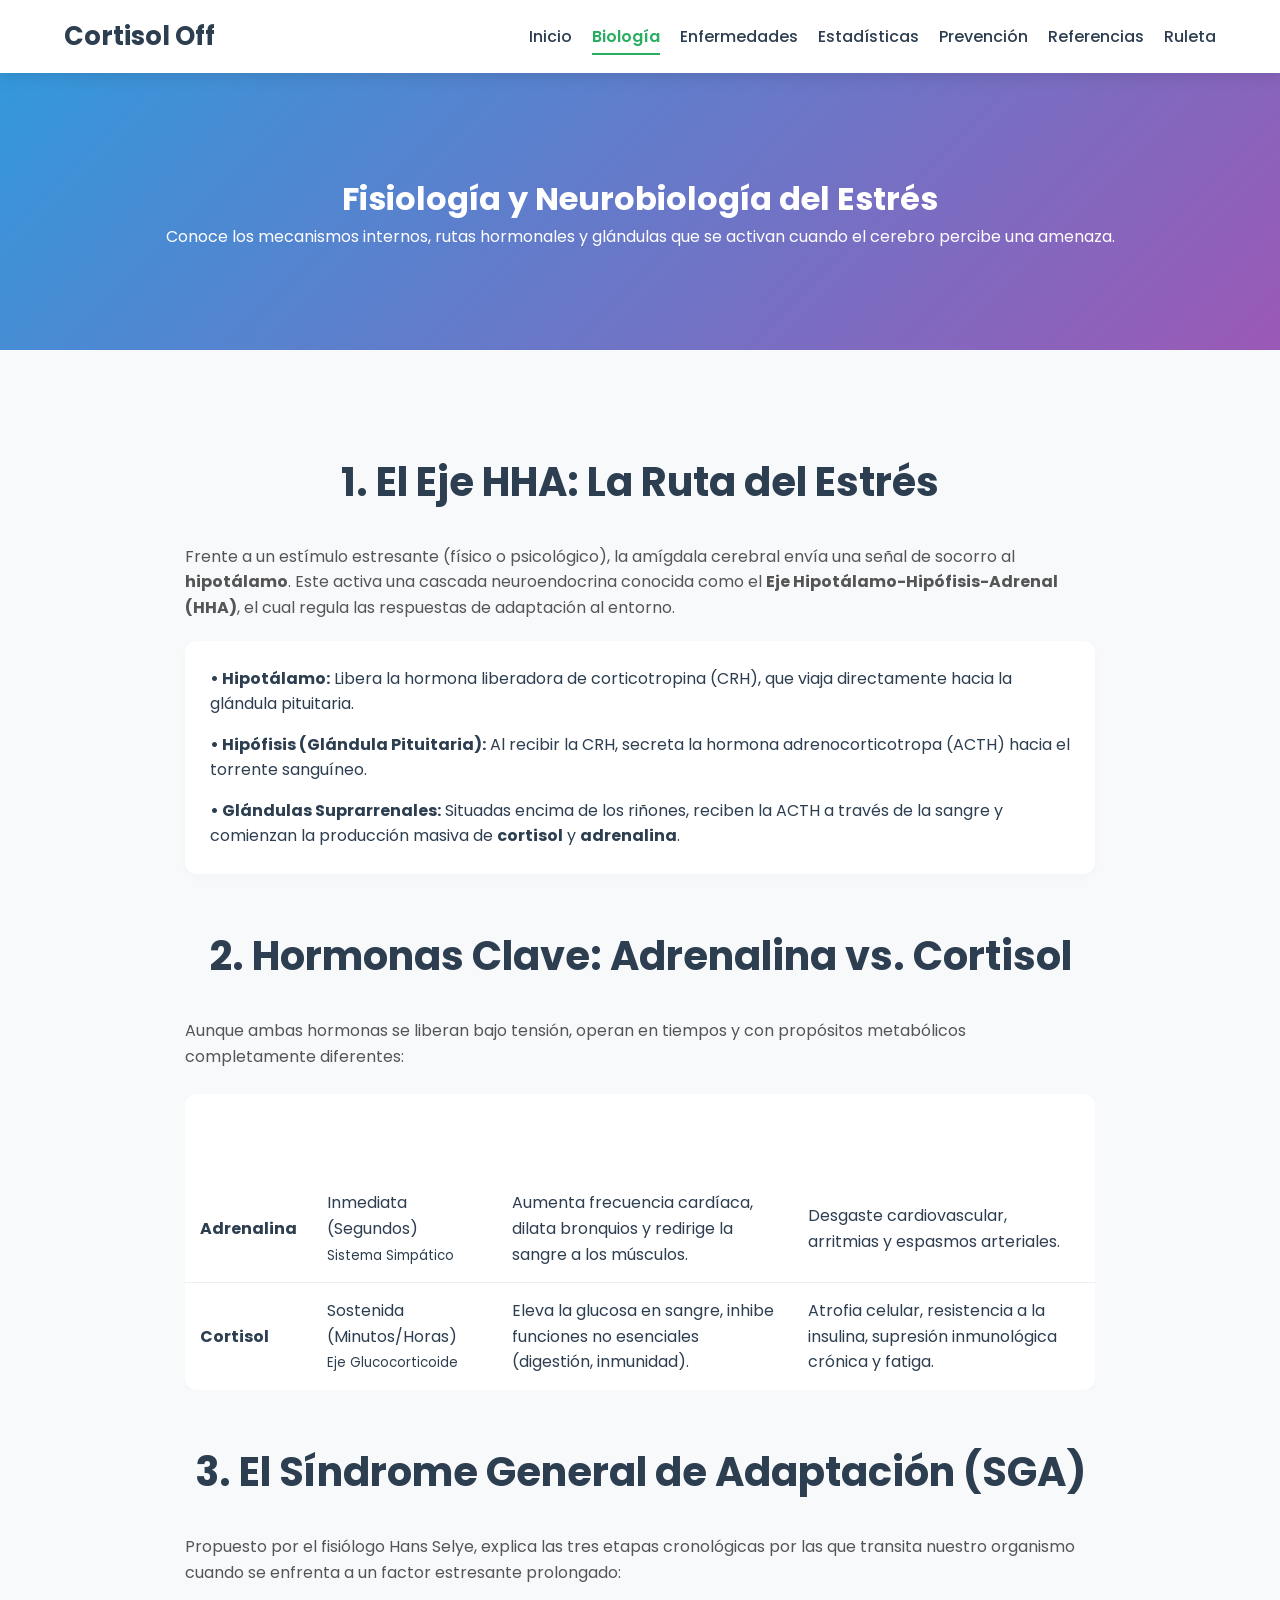
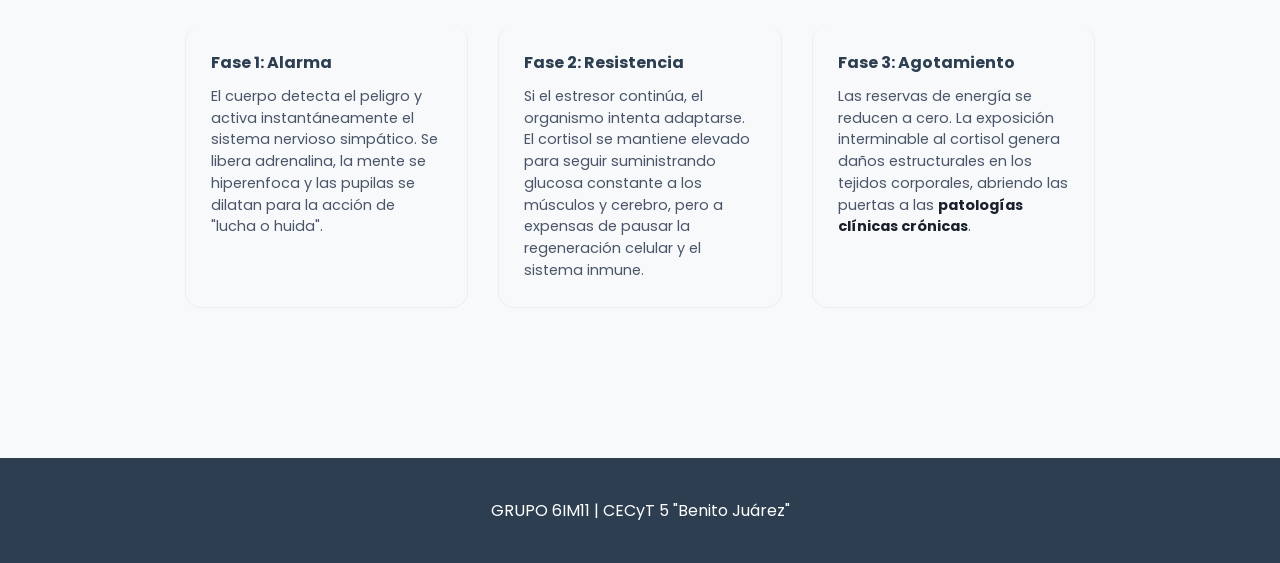
<file: biologia.html>
<!DOCTYPE html>
<html lang="es">
<head>
    <meta charset="UTF-8">
    <meta name="viewport" content="width=device-width, initial-scale=1.0">
    <title>Biología del Estrés | Cortisol Off</title>
    <link rel="stylesheet" href="estilos.css">
    <link href="https://fonts.googleapis.com/css2?family=Poppins:wght@300;400;600;700&display=swap" rel="stylesheet">
</head>
<body class="biologia-page">
    <div id="progress-bar"></div>
    
    <nav class="navbar">
        <div class="logo">Cortisol Off<span></span></div>
        <ul class="nav-links">
            <li><a href="index.html">Inicio</a></li>
            <li><a href="biologia.html" class="active">Biología</a></li>
            <li><a href="enfermedades.html">Enfermedades</a></li>
            <li><a href="estadisticas.html">Estadísticas</a></li>
            <li><a href="prevencion.html">Prevención</a></li>
            <li><a href="referencias.html">Referencias</a></li>
            <li><a href="ruleta.html">Ruleta</a></li>
        </ul>
    </nav>

    <header class="bio-header">
        <h1>Fisiología y Neurobiología del Estrés</h1>
        <p>Conoce los mecanismos internos, rutas hormonales y glándulas que se activan cuando el cerebro percibe una amenaza.</p>
    </header>

    <main class="container" style="text-align: left; max-width: 950px;">
        
        <section style="margin-bottom: 50px;">
            <h2 class="section-title">1. El Eje HHA: La Ruta del Estrés</h2>
            <p style="color: #555; margin-bottom: 20px;">
                Frente a un estímulo estresante (físico o psicológico), la amígdala cerebral envía una señal de socorro al <strong>hipotálamo</strong>. Este activa una cascada neuroendocrina conocida como el <strong>Eje Hipotálamo-Hipófisis-Adrenal (HHA)</strong>, el cual regula las respuestas de adaptación al entorno.
            </p>
            
            <div style="background: #ffffff; padding: 25px; border-radius: 12px; border-left: 4px solid var(--color-primario); box-shadow: 0 4px 10px rgba(0,0,0,0.02);">
                <ul style="list-style-type: none; padding-left: 0;">
                    <li style="margin-bottom: 15px;">
                        <strong>• Hipotálamo:</strong> Libera la hormona liberadora de corticotropina (CRH), que viaja directamente hacia la glándula pituitaria.
                    </li>
                    <li style="margin-bottom: 15px;">
                        <strong>• Hipófisis (Glándula Pituitaria):</strong> Al recibir la CRH, secreta la hormona adrenocorticotropa (ACTH) hacia el torrente sanguíneo.
                    </li>
                    <li style="margin-bottom: 0;">
                        <strong>• Glándulas Suprarrenales:</strong> Situadas encima de los riñones, reciben la ACTH a través de la sangre y comienzan la producción masiva de <strong>cortisol</strong> y <strong>adrenalina</strong>.
                    </li>
                </ul>
            </div>
        </section>

        <section style="margin-bottom: 50px;">
            <h2 class="section-title">2. Hormonas Clave: Adrenalina vs. Cortisol</h2>
            <p style="color: #555; margin-bottom: 25px;">
                Aunque ambas hormonas se liberan bajo tensión, operan en tiempos y con propósitos metabólicos completamente diferentes:
            </p>

            <div style="overflow-x: auto;">
                <table style="width: 100%; border-collapse: collapse; background: #fff; border-radius: 12px; overflow: hidden; box-shadow: 0 4px 12px rgba(0,0,0,0.03);">
                    <thead>
                        <tr style="background-color: var(--color-secundario); color: white; text-align: left;">
                            <th style="padding: 15px;">Hormona</th>
                            <th style="padding: 15px;">Tipo de Respuesta</th>
                            <th style="padding: 15px;">Efectos Fisiológicos Inmediatos</th>
                            <th style="padding: 15px;">Impacto Crónico</th>
                        </tr>
                    </thead>
                    <tbody>
                        <tr style="border-bottom: 1px solid #eee;">
                            <td style="padding: 15px; font-weight: bold; color: var(--color-acento);">Adrenalina</td>
                            <td style="padding: 15px;">Inmediata (Segundos)<br><small>Sistema Simpático</small></td>
                            <td style="padding: 15px;">Aumenta frecuencia cardíaca, dilata bronquios y redirige la sangre a los músculos.</td>
                            <td style="padding: 15px;">Desgaste cardiovascular, arritmias y espasmos arteriales.</td>
                        </tr>
                        <tr>
                            <td style="padding: 15px; font-weight: bold; color: var(--color-secundario);">Cortisol</td>
                            <td style="padding: 15px;">Sostenida (Minutos/Horas)<br><small>Eje Glucocorticoide</small></td>
                            <td style="padding: 15px;">Eleva la glucosa en sangre, inhibe funciones no esenciales (digestión, inmunidad).</td>
                            <td style="padding: 15px;">Atrofia celular, resistencia a la insulina, supresión inmunológica crónica y fatiga.</td>
                        </tr>
                    </tbody>
                </table>
            </div>
        </section>

        <section style="margin-bottom: 30px;">
            <h2 class="section-title">3. El Síndrome General de Adaptación (SGA)</h2>
            <p style="color: #555; margin-bottom: 20px;">
                Propuesto por el fisiólogo Hans Selye, explica las tres etapas cronológicas por las que transita nuestro organismo cuando se enfrenta a un factor estresante prolongado:
            </p>

            <div class="indicadores-container">
                <div class="card card-purple" style="text-align: left; padding: 25px;">
                    <h4 style="font-family: var(--fuente-titulos); color: var(--color-secundario); margin-bottom: 10px;">Fase 1: Alarma</h4>
                    <p>El cuerpo detecta el peligro y activa instantáneamente el sistema nervioso simpático. Se libera adrenalina, la mente se hiperenfoca y las pupilas se dilatan para la acción de "lucha o huida".</p>
                </div>

                <div class="card card-purple" style="text-align: left; padding: 25px;">
                    <h4 style="font-family: var(--fuente-titulos); color: var(--color-secundario); margin-bottom: 10px;">Fase 2: Resistencia</h4>
                    <p>Si el estresor continúa, el organismo intenta adaptarse. El cortisol se mantiene elevado para seguir suministrando glucosa constante a los músculos y cerebro, pero a expensas de pausar la regeneración celular y el sistema inmune.</p>
                </div>

                <div class="card card-orange" style="text-align: left; padding: 25px;">
                    <h4 style="font-family: var(--fuente-titulos); color: var(--color-acento); margin-bottom: 10px;">Fase 3: Agotamiento</h4>
                    <p>Las reservas de energía se reducen a cero. La exposición interminable al cortisol genera daños estructurales en los tejidos corporales, abriendo las puertas a las <strong>patologías clínicas crónicas</strong>.</p>
                </div>
            </div>
        </section>

    </main>

    <footer class="footer">
        <p> GRUPO 6IM11 | CECyT 5 "Benito Juárez"</p>
    </footer>

    <script src="script.js"></script>
</body>
</html>
</file>
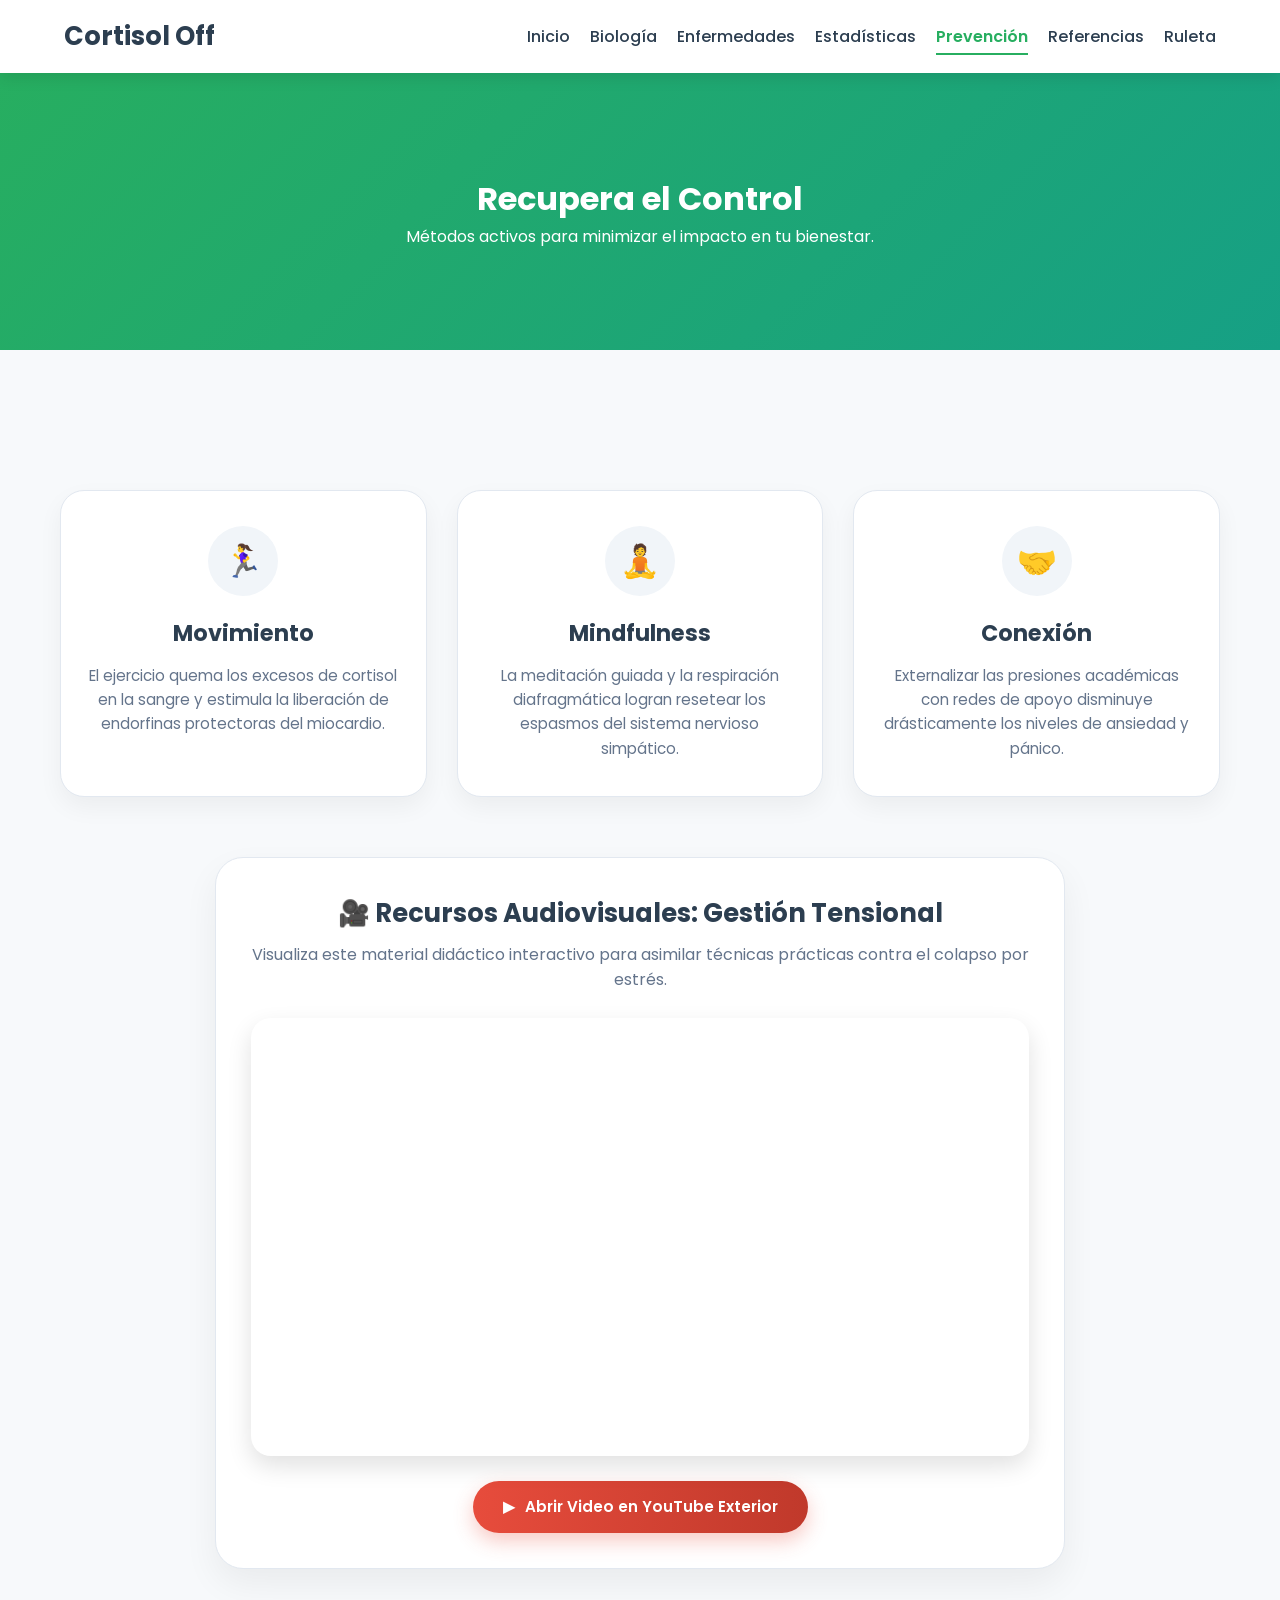
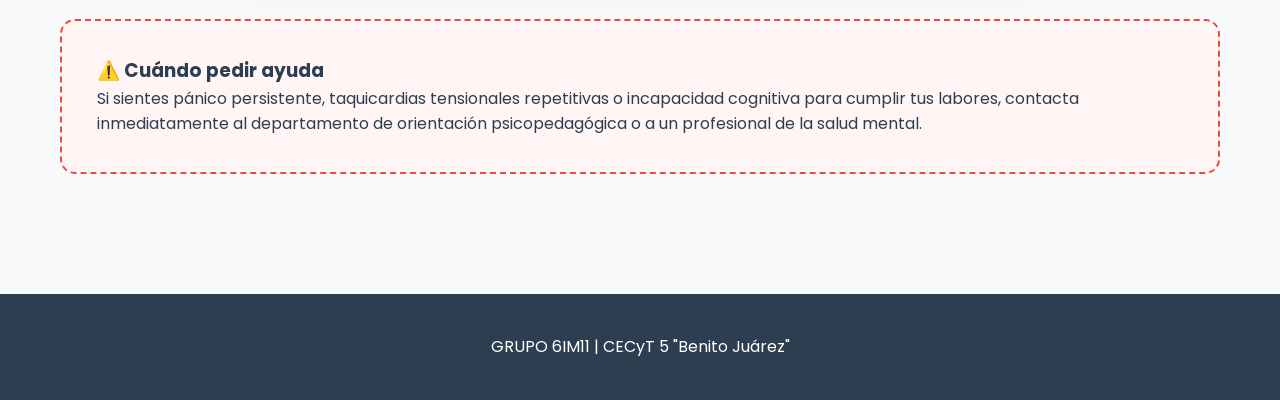
<file: prevencion.html>
<!DOCTYPE html>
<html lang="es">
<head>
    <meta charset="UTF-8">
    <meta name="viewport" content="width=device-width, initial-scale=1.0">
    <title>Prevención | Bienestar</title>
    <link rel="stylesheet" href="estilos.css">
    <link href="https://fonts.googleapis.com/css2?family=Poppins:wght@300;400;600;700&display=swap" rel="stylesheet">
</head>
<body class="prevencion-page">
    <div id="progress-bar"></div>

    <nav class="navbar">
        <div class="logo">Cortisol Off<span></span></div>
        <ul class="nav-links">
            <li><a href="index.html">Inicio</a></li>
            <li><a href="biologia.html">Biología</a></li>
            <li><a href="enfermedades.html">Enfermedades</a></li>
            <li><a href="estadisticas.html">Estadísticas</a></li>
            <li><a href="prevencion.html">Prevención</a></li>
            <li><a href="referencias.html">Referencias</a></li>
            <li><a href="ruleta.html">Ruleta</a></li>
        </ul>
    </nav>

    <header class="prev-header">
        <h1>Recupera el Control</h1>
        <p>Métodos activos para minimizar el impacto en tu bienestar.</p>
    </header>

    <section class="container">
        
        <div class="steps-grid">
            <div class="step-card fisico">
                <div class="icon-circle">🏃‍♀️</div>
                <h3>Movimiento</h3>
                <p>El ejercicio quema los excesos de cortisol en la sangre y estimula la liberación de endorfinas protectoras del miocardio.</p>
            </div>
            <div class="step-card mental">
                <div class="icon-circle">🧘</div>
                <h3>Mindfulness</h3>
                <p>La meditación guiada y la respiración diafragmática logran resetear los espasmos del sistema nervioso simpático.</p>
            </div>
            <div class="step-card social">
                <div class="icon-circle">🤝</div>
                <h3>Conexión</h3>
                <p>Externalizar las presiones académicas con redes de apoyo disminuye drásticamente los niveles de ansiedad y pánico.</p>
            </div>
        </div>

        <div class="video-section">
    <h3>🎥 Recursos Audiovisuales: Gestión Tensional</h3>
    <p style="color: #64748b;">Visualiza este material didáctico interactivo para asimilar técnicas prácticas contra el colapso por estrés.</p>
    
    <div class="video-container">
        <iframe src="E:/Proyecto Aula/Técnicas para manejar el estrés.mp4" 
                title="Efectos del estrés en el organismo" 
                allow="accelerometer; autoplay; clipboard-write; encrypted-media; gyroscope; picture-in-picture" 
                allowfullscreen>
        </iframe>
    </div>

    <a href="https://www.youtube.com/watch?v=RC5o36ErgCA" target="_blank" class="btn-video-link">
        <span>▶</span> Abrir Video en YouTube Exterior
    </a>
</div>

        <div class="alerta-box" style="margin-top: 50px;">
            <h3>⚠️ Cuándo pedir ayuda</h3>
            <p>Si sientes pánico persistente, taquicardias tensionales repetitivas o incapacidad cognitiva para cumplir tus labores, contacta inmediatamente al departamento de orientación psicopedagógica o a un profesional de la salud mental.</p>
        </div>
    </section>

    <footer class="footer">
        <p>GRUPO 6IM11 | CECyT 5 "Benito Juárez"</p>
    </footer>
    <script src="script.js"></script>
</body>
</html>
</file>
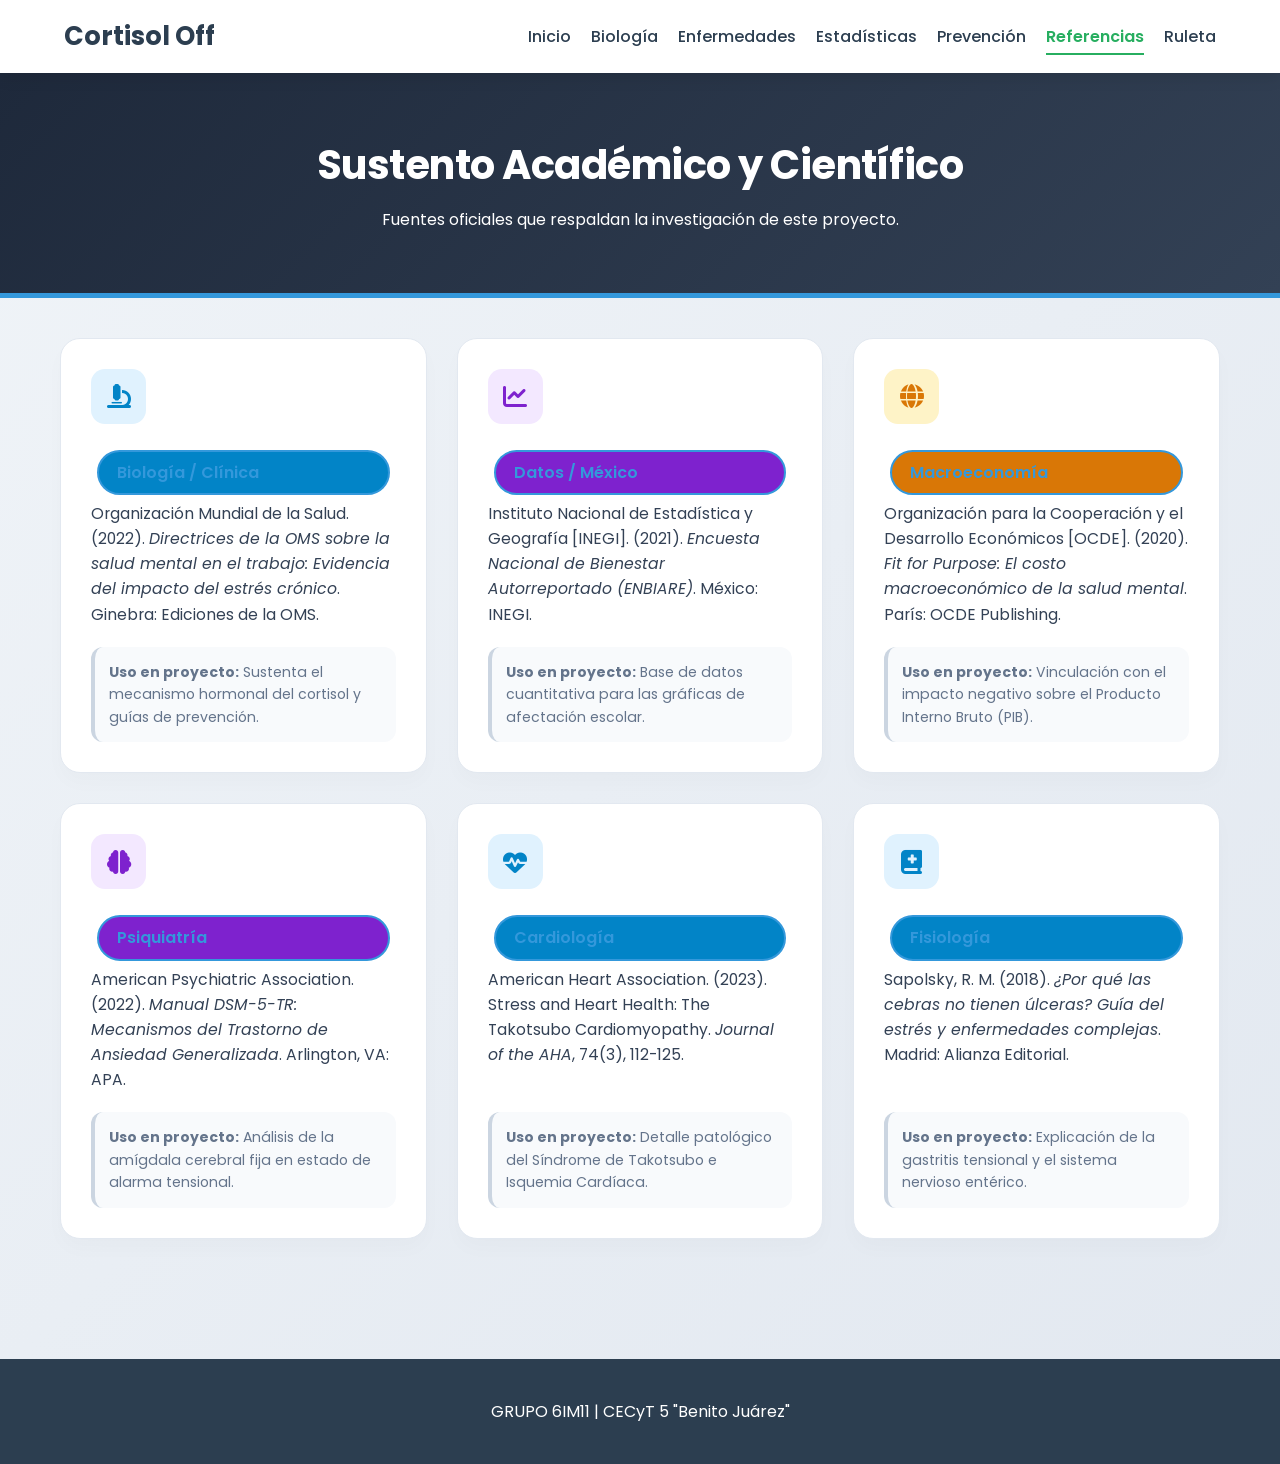
<file: referencias.html>
<!DOCTYPE html>
<html lang="es">
<head>
    <meta charset="UTF-8">
    <meta name="viewport" content="width=device-width, initial-scale=1.0">
    <title>Referencias Bibliográficas | Sustento Científico</title>
    <link rel="stylesheet" href="estilos.css">
    <link href="https://fonts.googleapis.com/css2?family=Poppins:wght@400;600;700&family=Lato:wght@300;400;700&display=swap" rel="stylesheet">
    <link rel="stylesheet" href="https://cdnjs.cloudflare.com/ajax/libs/font-awesome/6.5.1/css/all.min.css">
</head>
<body class="referencias-page">
    <div id="progress-bar"></div>

    <nav class="navbar">
        <div class="logo">Cortisol Off<span></span></div>
        <ul class="nav-links">
            <li><a href="index.html">Inicio</a></li>
            <li><a href="biologia.html">Biología</a></li>
            <li><a href="enfermedades.html">Enfermedades</a></li>
            <li><a href="estadisticas.html">Estadísticas</a></li>
            <li><a href="prevencion.html">Prevención</a></li>
            <li><a href="referencias.html">Referencias</a></li>
            <li><a href="ruleta.html">Ruleta</a></li>
        </ul>
    </nav>

    <header class="ref-header-banner">
        <h1>Sustento Académico y Científico</h1>
        <p>Fuentes oficiales que respaldan la investigación de este proyecto.</p>
    </header>

    <section class="container-ref">
        <div class="references-grid">
            
            <div class="ref-tile">
                <div class="ref-icon cat-bio"><i class="fa-solid fa-microscope"></i></div>
                <span class="tag tag-bio">Biología / Clínica</span>
                <p class="ref-citation">Organización Mundial de la Salud. (2022). <i>Directrices de la OMS sobre la salud mental en el trabajo: Evidencia del impacto del estrés crónico</i>. Ginebra: Ediciones de la OMS.</p>
                <div class="ref-application"><strong>Uso en proyecto:</strong> Sustenta el mecanismo hormonal del cortisol y guías de prevención.</div>
            </div>

            <div class="ref-tile">
                <div class="ref-icon cat-stat"><i class="fa-solid fa-chart-line"></i></div>
                <span class="tag tag-stat">Datos / México</span>
                <p class="ref-citation">Instituto Nacional de Estadística y Geografía [INEGI]. (2021). <i>Encuesta Nacional de Bienestar Autorreportado (ENBIARE)</i>. México: INEGI.</p>
                <div class="ref-application"><strong>Uso en proyecto:</strong> Base de datos cuantitativa para las gráficas de afectación escolar.</div>
            </div>

            <div class="ref-tile">
                <div class="ref-icon cat-econ"><i class="fa-solid fa-globe"></i></div>
                <span class="tag tag-econ">Macroeconomía</span>
                <p class="ref-citation">Organización para la Cooperación y el Desarrollo Económicos [OCDE]. (2020). <i>Fit for Purpose: El costo macroeconómico de la salud mental</i>. París: OCDE Publishing.</p>
                <div class="ref-application"><strong>Uso en proyecto:</strong> Vinculación con el impacto negativo sobre el Producto Interno Bruto (PIB).</div>
            </div>

            <div class="ref-tile">
                <div class="ref-icon cat-stat"><i class="fa-solid fa-brain"></i></div>
                <span class="tag tag-stat">Psiquiatría</span>
                <p class="ref-citation">American Psychiatric Association. (2022). <i>Manual DSM-5-TR: Mecanismos del Trastorno de Ansiedad Generalizada</i>. Arlington, VA: APA.</p>
                <div class="ref-application"><strong>Uso en proyecto:</strong> Análisis de la amígdala cerebral fija en estado de alarma tensional.</div>
            </div>

            <div class="ref-tile">
                <div class="ref-icon cat-bio"><i class="fa-solid fa-heart-pulse"></i></div>
                <span class="tag tag-bio">Cardiología</span>
                <p class="ref-citation">American Heart Association. (2023). Stress and Heart Health: The Takotsubo Cardiomyopathy. <i>Journal of the AHA</i>, 74(3), 112-125.</p>
                <div class="ref-application"><strong>Uso en proyecto:</strong> Detalle patológico del Síndrome de Takotsubo e Isquemia Cardíaca.</div>
            </div>

            <div class="ref-tile">
                <div class="ref-icon cat-bio"><i class="fa-solid fa-book-medical"></i></div>
                <span class="tag tag-bio">Fisiología</span>
                <p class="ref-citation">Sapolsky, R. M. (2018). <i>¿Por qué las cebras no tienen úlceras? Guía del estrés y enfermedades complejas</i>. Madrid: Alianza Editorial.</p>
                <div class="ref-application"><strong>Uso en proyecto:</strong> Explicación de la gastritis tensional y el sistema nervioso entérico.</div>
            </div>

        </div>
    </section>

    <footer class="footer">
        <p>GRUPO 6IM11 | CECyT 5 "Benito Juárez"</p>
    </footer>

    <script src="script.js"></script>
</body>
</html>
</file>
<file: estilos.css>
/* ==========================================================================
   ESTILOS GLOBALES - Proyecto Estrés y Salud
   ========================================================================== */

:root {
    --primary: #27ae60;    /* Verde Salud */
    --secondary: #3498db;  /* Azul Biología */
    --danger: #e74c3c;     /* Rojo Enfermedades */
    --warning: #f1c40f;    /* Amarillo Alerta */
    --stats: #9b59b6;      /* Morado Estadísticas */
    --dark: #2c3e50;
    --light: #f7f9fb;      /* Fondo general claro optimizado */
    --white: #ffffff;
    --shadow: 0 4px 15px rgba(0,0,0,0.1);
}

* {
    margin: 0;
    padding: 0;
    box-sizing: border-box;
    font-family: 'Poppins', sans-serif;
}

body {
    line-height: 1.6;
    color: var(--dark);
    background-color: var(--light);
    overflow-x: hidden;
}

/* --- NAVEGACIÓN --- */
.navbar {
    display: flex;
    justify-content: space-between;
    align-items: center;
    padding: 1rem 5%;
    background: var(--white);
    box-shadow: var(--shadow);
    position: sticky;
    top: 0;
    z-index: 1000;
}

.logo {
    font-size: 1.6rem;
    font-weight: 700;
    color: var(--dark);
}

.logo span { color: var(--primary); }

.nav-links {
    display: flex;
    list-style: none;
}

.nav-links li { margin-left: 20px; }

.nav-links a {
    text-decoration: none;
    color: var(--dark);
    font-weight: 500;
    transition: 0.3s;
}

.nav-links a:hover { color: var(--primary); }

/* --- CONTENEDORES --- */
.container {
    max-width: 1200px;
    margin: 0 auto;
    padding: 60px 20px;
    text-align: center;
}

.section-title {
    font-size: 2.5rem;
    margin-bottom: 30px;
    text-align: center;
    color: var(--dark);
}

/* --- ENCABEZADOS DE PÁGINAS INTERNAS --- */
.page-header, .bio-header, .enf-header, .stats-header, .prev-header {
    padding: 100px 20px;
    color: white;
    text-align: center;
    margin-bottom: 40px;
}

.bio-header { background: linear-gradient(135deg, var(--secondary), #9b59b6); }
.enf-header { background: linear-gradient(135deg, var(--danger), #c0392b); }
.stats-header { background: linear-gradient(135deg, var(--stats), #8e44ad); }
.prev-header { background: linear-gradient(135deg, var(--primary), #16a085); }


/* ==========================================================================
   NUEVA MODIFICACIÓN VIBRANTE: PÁGINA DE INICIO (HERO HOME)
   ========================================================================== */

.hero-home {
    height: 90vh;
    /* Reemplazamos la imagen fija por el degradado dinámico tricolor solicitado */
    background: linear-gradient(135deg, #0ce4ca 0%, #a217ff 50%, #ff007f 100%);
    background-size: cover;
    position: relative;
    display: flex;
    align-items: center;
    justify-content: center;
}

.hero-overlay {
    /* Ajustamos el overlay para dar un toque de profundidad manteniendo los colores vivos */
    background: linear-gradient(90deg, rgba(44, 62, 80, 0.2) 30%, transparent 100%);
    width: 100%;
    height: 100%;
    display: flex;
    align-items: center;
    padding: 0 10%;
}

.hero-text {
    max-width: 650px;
    color: white !important;
    text-align: left;
    animation: fadeIn 1s ease-out;
}

.hero-text h1 { 
    font-size: 3.5rem; 
    line-height: 1.2; 
    margin: 15px 0; 
    color: white !important;
}

.hero-text h1 span { 
    color: #0ce4ca !important; /* Resalte turquesa brillante en el título */
}

.hero-text p { 
    font-size: 1.2rem; 
    opacity: 0.95; 
    margin-bottom: 30px; 
    color: white !important;
}

/* Modificación del Badge del Home (Blanco con texto oscuro e intenso) */
.badge-home {
    background-color: var(--white);
    color: #1a237e;
    padding: 6px 18px;
    border-radius: 50px;
    font-size: 0.9rem;
    font-weight: 700;
    display: inline-block;
    box-shadow: 0 4px 10px rgba(0,0,0,0.1);
}

/* Botones Interactivos de la Home con degradado inverso */
.hero-btns { display: flex; gap: 15px; }

.btn-main {
    display: inline-block;
    padding: 15px 35px;
    background: linear-gradient(135deg, #ff007f 0%, #a217ff 100%);
    color: white;
    text-decoration: none;
    border-radius: 50px;
    font-weight: bold;
    border: none;
    box-shadow: 0 4px 15px rgba(255, 0, 127, 0.3);
    transition: transform 0.2s ease, box-shadow 0.2s ease;
}

.btn-main:hover { 
    transform: translateY(-3px); 
    box-shadow: 0 8px 25px rgba(162, 23, 255, 0.5); 
}

.btn-sub {
    padding: 15px 30px;
    background: transparent;
    color: white;
    border: 2px solid white;
    text-decoration: none;
    border-radius: 50px;
    font-weight: 600;
    transition: 0.3s;
}

.btn-sub:hover { background: white; color: var(--dark); }


/* ==========================================================================
   GRIDS, TARJETAS Y COMPONENTES DE LAS PÁGINAS GENERALES
   ========================================================================== */

.home-grid, .intro-grid, .diseases-grid, .counter-grid { 
    display: grid; 
    grid-template-columns: repeat(auto-fit, minmax(300px, 1fr)); 
    gap: 30px; 
}

/* Cajas de Introducción (Biología) */
.intro-grid { margin-top: -60px; }

.info-box {
    padding: 30px;
    border-radius: 15px;
    color: white;
    box-shadow: var(--shadow);
}
.blue { background-color: #2980b9; }
.green { background-color: #27ae60; }

.dual-grid {
    display: grid;
    grid-template-columns: repeat(auto-fit, minmax(300px, 1fr));
    gap: 30px;
    margin: 40px 0;
}

/* Modificación General de Cards */
.home-card, .type-card, .counter-card { 
    background: white; 
    padding: 40px; 
    border-radius: 20px; 
    box-shadow: var(--shadow); 
    transition: 0.4s; 
    text-decoration: none; 
    color: inherit; 
}

.home-card { text-align: center; }
.home-card-icon { font-size: 3rem; margin-bottom: 15px; display: block; }
.home-card:hover { transform: translateY(-10px); }

.home-card.bio:hover { border-bottom: 5px solid var(--secondary); }
.home-card.enf:hover { border-bottom: 5px solid var(--danger); }
.home-card.prev:hover { border-bottom: 5px solid var(--primary); }

.type-card { text-align: left; border-top: 5px solid transparent; }
.type-card.agudo { border-color: var(--secondary); }
.type-card.cronico { border-color: var(--danger); }
.type-card:hover { transform: translateY(-10px); box-shadow: var(--shadow); }


/* --- ELEMENTOS COMPLEMENTARIOS (Tags e Interacción) --- */
.tag {
    display: inline-block;
    background: white;
    padding: 8px 18px;
    margin: 6px;
    border-radius: 50px;
    border: 2px solid var(--secondary);
    color: var(--secondary);
    font-weight: 600;
    cursor: pointer;
    transition: 0.3s;
}
.tag:hover { background: var(--secondary); color: white; }


/* --- SECCIÓN ENFERMEDADES (Acordeón) --- */
.accordion { max-width: 850px; margin: 0 auto; }

.acc-item { background: white; margin: 10px 0; border-radius: 12px; box-shadow: var(--shadow); overflow: hidden; }

.acc-header { 
    padding: 20px; 
    cursor: pointer; 
    display: flex; 
    justify-content: space-between; 
    align-items: center;
    border-left: 6px solid var(--danger); 
    font-weight: 600; 
    color: var(--dark);
    transition: 0.3s;
}
.acc-header:hover { background-color: #fffafa; }

.acc-content { max-height: 0; overflow: hidden; transition: 0.3s ease; padding: 0 20px; color: #666; }

.acc-item.active .acc-content { max-height: 500px; padding: 20px; border-top: 1px solid #eee; }


/* --- TABLAS ESTADÍSTICAS --- */
.indicadores-container {
    display: grid;
    grid-template-columns: repeat(auto-fit, minmax(230px, 1fr));
    gap: 30px;
    margin-top: 40px;
}

/* Estilo base estructural para los cuadros estadísticos */
.card {
    background: var(--color-blanco);
    border-radius: 16px;
    padding: 35px 25px;
    text-align: center;
    position: relative;
    overflow: hidden;
    border: 1px solid #eceff1;
    /* Transición súper suave para el movimiento, brillo y bordes */
    transition: transform 0.35s cubic-bezier(0.25, 0.8, 0.25, 1), 
                box-shadow 0.35s cubic-bezier(0.25, 0.8, 0.25, 1), 
                border-color 0.35s ease;
    cursor: pointer;
}

/* Clases específicas de color según la imagen de tu interfaz */
.card-purple {
    border-top: 5px solid var(--color-secundario);
}

.card-orange {
    border-top: 5px solid var(--color-acento);
}

/* Formato de los números gigantes (3.4x, 45%, etc.) */
.card h3 {
    font-family: var(--fuente-titulos);
    font-size: 46px;
    font-weight: 700;
    margin-bottom: 15px;
}

.card-purple h3 { color: var(--color-secundario); }
.card-orange h3 { color: var(--color-acento); }

.card p {
    font-size: 14.5px;
    color: #4a5568;
    line-height: 1.5;
}

.card p strong {
    color: #1a202c;
}


/* --- SECCIÓN PREVENCIÓN (Tarjetas de Pasos Avanzadas) --- */
.steps-grid {
    display: grid;
    grid-template-columns: repeat(auto-fit, minmax(260px, 1fr));
    gap: 30px;
    margin-top: 40px;
}

.step-card {
    background: white;
    border-radius: 24px;
    padding: 35px 25px;
    text-align: center;
    box-shadow: 0 10px 25px rgba(0, 0, 0, 0.05);
    border: 1px solid #e2e8f0;
    cursor: pointer;
    transition: all 0.4s cubic-bezier(0.175, 0.885, 0.32, 1.275);
    position: relative;
    overflow: hidden;
}

.icon-circle {
    width: 70px;
    height: 70px;
    background: #f1f5f9;
    border-radius: 50%;
    display: flex;
    align-items: center;
    justify-content: center;
    font-size: 2rem;
    margin: 0 auto 20px;
    transition: all 0.4s ease;
}

.step-card h3 { font-size: 1.4rem; color: #2c3e50; margin-bottom: 12px; transition: color 0.3s ease; }
.step-card p { font-size: 0.95rem; color: #64748b; line-height: 1.6; transition: color 0.3s ease; }

/* Hover dinámico tridimensional de prevención */
.step-card.fisico:hover {
    background: linear-gradient(135deg, #27ae60 0%, #2ecc71 100%);
    transform: translateY(-12px);
    box-shadow: 0 20px 35px rgba(46, 204, 113, 0.4);
    border-color: #27ae60;
}
.step-card.mental:hover {
    background: linear-gradient(135deg, #2980b9 0%, #3498db 100%);
    transform: translateY(-12px);
    box-shadow: 0 20px 35px rgba(52, 152, 219, 0.4);
    border-color: #2980b9;
}
.step-card.social:hover {
    background: linear-gradient(135deg, #8e44ad 0%, #9b59b6 100%);
    transform: translateY(-12px);
    box-shadow: 0 20px 35px rgba(155, 89, 182, 0.4);
    border-color: #8e44ad;
}

.step-card:hover h3, .step-card:hover p { color: white; }
.step-card:hover .icon-circle { background: rgba(255, 255, 255, 0.25); transform: scale(1.15) rotate(15deg); }

.alerta-box {
    background: #fff5f5;
    border: 2px dashed var(--danger);
    padding: 35px;
    border-radius: 15px;
    margin-top: 50px;
    text-align: left;
}


/* --- SECCIÓN RECURSOS AUDIOVISUALES (VIDEO PLAYER) --- */
.video-section {
    margin: 60px auto 30px;
    max-width: 850px;
    background: white;
    padding: 35px;
    border-radius: 28px;
    box-shadow: 0 15px 35px rgba(0, 0, 0, 0.06);
    text-align: center;
    border: 1px solid #e2e8f0;
}

.video-section h3 { font-size: 1.6rem; color: #2c3e50; margin-bottom: 8px; }

.video-container {
    position: relative;
    padding-bottom: 56.25%;
    height: 0; 
    overflow: hidden;
    border-radius: 20px;
    box-shadow: 0 10px 25px rgba(0, 0, 0, 0.12);
    margin: 25px 0;
}

.video-container iframe { position: absolute; top: 0; left: 0; width: 100%; height: 100%; border: 0; }

.btn-video-link {
    display: inline-flex;
    align-items: center;
    gap: 10px;
    padding: 14px 30px;
    background: linear-gradient(90deg, #e74c3c, #c0392b);
    color: white;
    text-decoration: none;
    border-radius: 50px;
    font-weight: 600;
    font-size: 0.95rem;
    box-shadow: 0 8px 20px rgba(231, 76, 60, 0.3);
    transition: all 0.3s ease;
}

.btn-video-link:hover { transform: translateY(-3px); box-shadow: 0 12px 25px rgba(231, 76, 60, 0.5); }


/* ==========================================================================
   PÁGINA DE REFERENCIAS BIBLIOGRÁFICAS (DISEÑO GRID INTERACTIVO)
   ========================================================================== */

.referencias-page {
    background: linear-gradient(135deg, #f0f4f8 0%, #e2e8f0 100%);
    font-family: 'Lato', sans-serif;
}

.ref-header-banner {
    background: linear-gradient(135deg, #1e293b 0%, #334155 100%);
    color: white;
    text-align: center;
    padding: 60px 20px;
    margin-bottom: 40px;
    border-bottom: 5px solid #3498db;
}

.ref-header-banner h1 { font-family: 'Poppins', sans-serif; font-size: 2.5rem; margin-bottom: 10px; letter-spacing: -0.5px; }

.container-ref { max-width: 1200px; margin: 0 auto; padding: 0 20px 60px; }

.references-grid { display: grid; grid-template-columns: repeat(auto-fit, minmax(340px, 1fr)); gap: 30px; }

.ref-tile {
    background: #ffffff;
    border: 1px solid #e2e8f0;
    border-radius: 20px;
    padding: 30px;
    display: flex;
    flex-direction: column;
    box-shadow: 0 10px 20px rgba(0, 0, 0, 0.02);
    position: relative;
    overflow: hidden;
    transition: all 0.4s cubic-bezier(0.175, 0.885, 0.32, 1.275);
}

.ref-tile:hover {
    transform: translateY(-10px) scale(1.02);
    box-shadow: 0 20px 35px rgba(52, 152, 219, 0.15);
    border-color: #3498db;
}

.ref-icon {
    font-size: 24px;
    margin-bottom: 20px;
    width: 55px;
    height: 55px;
    display: flex;
    align-items: center;
    justify-content: center;
    border-radius: 14px;
    transition: transform 0.3s ease;
}

.ref-tile:hover .ref-icon { transform: scale(1.1) rotate(5deg); }

.cat-bio  { background: #e0f2fe; color: #0284c7; }
.cat-stat { background: #f3e8ff; color: #7e22ce; }
.cat-econ { background: #fef3c7; color: #d97706; }
.cat-fis  { background: #e8f8f5; color: #27ae60; }
.cat-neu  { background: #eaeded; color: #34495e; }

.tag-bio  { background: #0284c7; }
.tag-stat { background: #7e22ce; }
.tag-econ { background: #d97706; }

.ref-citation { font-size: 0.98rem; line-height: 1.6; color: #334155; margin-bottom: 20px; flex-grow: 1; text-align: left !important; }

.ref-application {
    font-size: 0.88rem;
    color: #64748b;
    background: #f8fafc;
    padding: 14px;
    border-radius: 12px;
    border-left: 4px solid #cbd5e1;
    text-align: left !important;
    transition: all 0.3s ease;
}

.ref-tile:hover .ref-application { background: #f0f7ff; border-left-color: #3498db; color: #1e3a8a; }

/* Animación sutil escalonada de referencias */
.ref-card { opacity: 0; transform: translateY(15px); animation: fadeInUp 0.6s forwards cubic-bezier(0.25, 1, 0.5, 1); }
.ref-card:nth-child(1) { animation-delay: 0.1s; }
.ref-card:nth-child(2) { animation-delay: 0.2s; }
.ref-card:nth-child(3) { animation-delay: 0.3s; }
.ref-card:nth-child(4) { animation-delay: 0.4s; }

@keyframes fadeInUp { to { opacity: 1; transform: translateY(0); } }


/* ==========================================================================
   PIE DE PÁGINA Y REGLAS ADAPTATIVAS (RESPONSIVIDAD)
   ========================================================================== */

.footer {
    background: var(--dark);
    color: white;
    padding: 40px 20px;
    text-align: center;
    margin-top: 60px;
}

@keyframes fadeIn {
    from { opacity: 0; transform: translateY(10px); }
    to { opacity: 1; transform: translateY(0); }
}

@media (max-width: 768px) {
    .nav-links { display: none; }
    .hero-text h1 { font-size: 2.3rem; }
    .section-title { font-size: 2rem; }
    .home-grid, .intro-grid, .references-grid { grid-template-columns: 1fr; }
}

@media (max-width: 480px) {
    .ref-header-banner h1 { font-size: 1.8rem; }
}

/* ==========================================================================
   PÁGINA DE RULETA (SORTEO)
   ========================================================================== */
.ruleta-header {
    padding: 80px 20px 40px;
    background: linear-gradient(135deg, #11998e, #38ef7d);
    color: white;
    text-align: center;
}

.ruleta-container {
    display: flex;
    flex-wrap: wrap;
    gap: 40px;
    align-items: flex-start;
    justify-content: center;
    margin-top: -20px;
}

.ruleta-wrapper {
    flex: 1;
    min-width: 320px;
    background: white;
    padding: 30px;
    border-radius: 20px;
    box-shadow: var(--shadow);
    text-align: center;
    display: flex;
    flex-direction: column;
    align-items: center;
}

.ruleta-box {
    position: relative;
    width: 100%;
    max-width: 450px;
    aspect-ratio: 1/1;
    margin: 0 auto 30px;
}

#ruletaCanvas {
    width: 100%;
    height: 100%;
    border-radius: 50%;
    box-shadow: 0 10px 25px rgba(0,0,0,0.15);
    transition: transform 5s cubic-bezier(0.2, 0.8, 0.2, 1);
}

.ruleta-pointer {
    position: absolute;
    top: -15px;
    left: 50%;
    transform: translateX(-50%);
    width: 0;
    height: 0;
    border-left: 20px solid transparent;
    border-right: 20px solid transparent;
    border-top: 40px solid var(--danger);
    z-index: 10;
    filter: drop-shadow(0 4px 6px rgba(0,0,0,0.3));
}

#btnGirar {
    font-size: 1.2rem;
    padding: 15px 50px;
    cursor: pointer;
    background: linear-gradient(135deg, #f1c40f, #f39c12);
}

#btnGirar:disabled {
    background: #ccc;
    cursor: not-allowed;
    transform: none;
    box-shadow: none;
}

.winner-display {
    margin-top: 25px;
    padding: 20px;
    background: #f8fafc;
    border: 2px dashed var(--primary);
    border-radius: 15px;
    width: 100%;
    animation: fadeIn 0.5s ease-out;
}

.winner-display h3 { color: var(--primary); font-size: 1.5rem; }
.winner-display #winnerName { font-size: 1.8rem; font-weight: bold; margin: 10px 0; color: var(--dark); }

.participantes-panel {
    flex: 0.5;
    min-width: 300px;
    background: white;
    padding: 30px;
    border-radius: 20px;
    box-shadow: var(--shadow);
    max-height: 600px;
    display: flex;
    flex-direction: column;
}

.participantes-panel h3 { margin-bottom: 20px; border-bottom: 2px solid #eee; padding-bottom: 10px; }

.participants-list {
    list-style: none;
    overflow-y: auto;
    flex-grow: 1;
    padding-right: 10px;
}

.participants-list li {
    padding: 12px 15px;
    background: #f1f5f9;
    margin-bottom: 8px;
    border-radius: 8px;
    display: flex;
    justify-content: space-between;
    align-items: center;
    transition: 0.2s;
}

.participants-list li.winner-item {
    background: linear-gradient(135deg, #ffd700, #ffb300);
    color: #fff;
    font-weight: bold;
    text-shadow: 0 1px 2px rgba(0,0,0,0.2);
}

.participants-list li:hover { transform: translateX(5px); }

.participants-list::-webkit-scrollbar { width: 6px; }
.participants-list::-webkit-scrollbar-thumb { background: #cbd5e1; border-radius: 4px; }

 .modal-overlay {
    position: fixed;
    top: 0;
    left: 0;
    width: 100%;
    height: 100%;
    background: rgba(0, 0, 0, 0.8);
    backdrop-filter: blur(5px);
    display: flex;
    justify-content: center;
    align-items: center;
    z-index: 99999; /* Para que quede por encima de todo */
}

.modal-content {
    background: white;
    padding: 30px;
    border-radius: 12px;
    text-align: center;
    box-shadow: 0 10px 25px rgba(0,0,0,0.2);
    width: 90%;
    max-width: 400px;
}

.modal-content input {
    width: 80%;
    padding: 10px;
    margin: 15px 0;
    border: 2px solid #ccc;
    border-radius: 6px;
    font-size: 16px;
    text-align: center;
}

.modal-content input:focus {
    border-color: #27ae60;
    outline: none;
}
</file>
